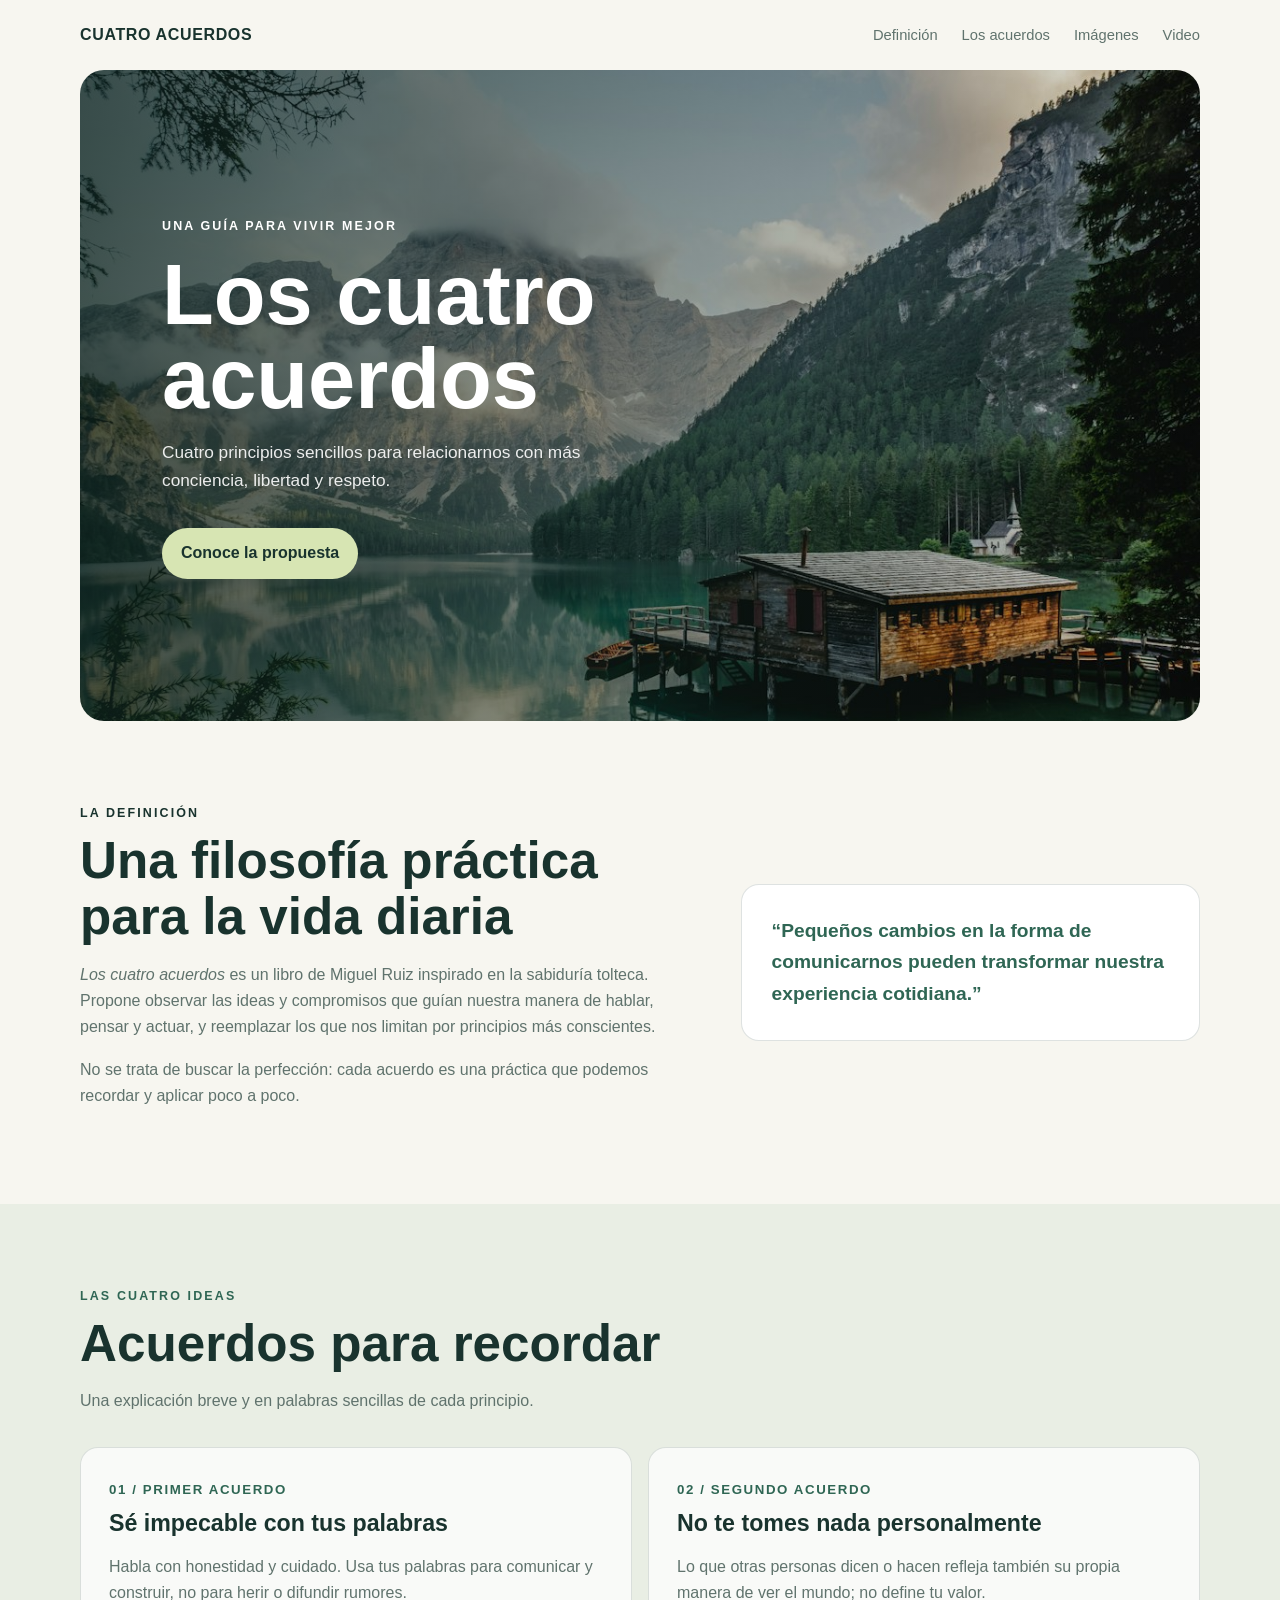
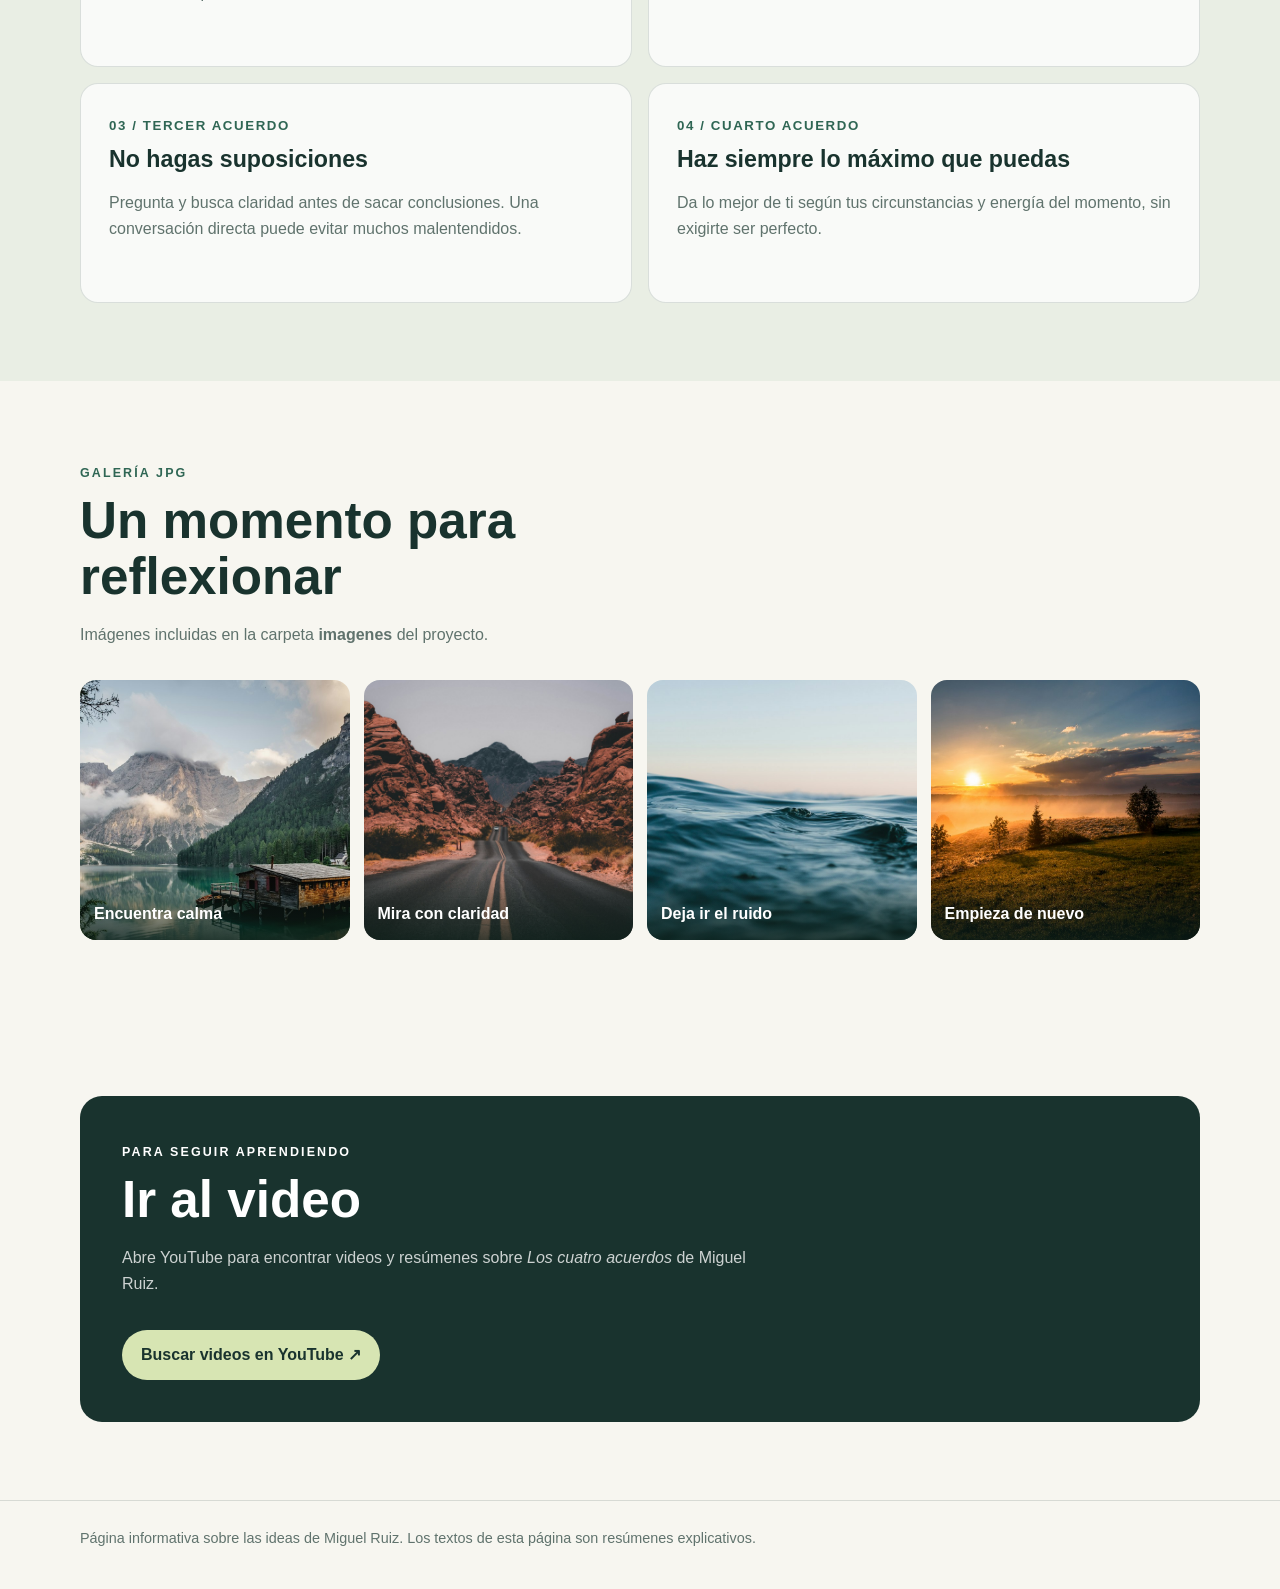
<file: index.html>
<!doctype html>
<html lang="es">
<head>
  <meta charset="utf-8">
  <meta name="viewport" content="width=device-width, initial-scale=1">
  <meta name="description" content="Una guía visual para conocer los cuatro acuerdos de Miguel Ruiz.">
  <title>Los cuatro acuerdos | Una guía para vivir mejor</title>
    <link rel="stylesheet" href="style.css">
</head>
<body>
  <header class="wrap topbar">
    <a class="brand" href="#inicio">CUATRO ACUERDOS</a>
    <nav aria-label="Navegación principal">
      <a href="#definicion">Definición</a>
      <a href="#acuerdos">Los acuerdos</a>
      <a href="#imagenes">Imágenes</a>
      <a href="#video">Video</a>
    </nav>
  </header>

  <main>
    <div class="wrap" id="inicio">
      <section class="hero" aria-labelledby="titulo">
        <div class="hero-copy">
          <span class="eyebrow">Una guía para vivir mejor</span>
          <h1 id="titulo">Los cuatro acuerdos</h1>
          <p>Cuatro principios sencillos para relacionarnos con más conciencia, libertad y respeto.</p>
          <a class="button" href="#definicion">Conoce la propuesta</a>
        </div>
      </section>
    </div>

    <section class="wrap definition" id="definicion">
      <div>
        <span class="eyebrow">La definición</span>
        <h2>Una filosofía práctica para la vida diaria</h2>
        <p><em>Los cuatro acuerdos</em> es un libro de Miguel Ruiz inspirado en la sabiduría tolteca. Propone observar las ideas y compromisos que guían nuestra manera de hablar, pensar y actuar, y reemplazar los que nos limitan por principios más conscientes.</p>
        <p>No se trata de buscar la perfección: cada acuerdo es una práctica que podemos recordar y aplicar poco a poco.</p>
      </div>
      <aside class="definition-note">“Pequeños cambios en la forma de comunicarnos pueden transformar nuestra experiencia cotidiana.”</aside>
    </section>

    <section class="agreements" id="acuerdos">
      <div class="wrap">
        <div class="section-heading">
          <span class="eyebrow">Las cuatro ideas</span>
          <h2>Acuerdos para recordar</h2>
          <p>Una explicación breve y en palabras sencillas de cada principio.</p>
        </div>
        <div class="cards">
          <article class="card">
            <span class="number">01 / PRIMER ACUERDO</span>
            <h3>Sé impecable con tus palabras</h3>
            <p>Habla con honestidad y cuidado. Usa tus palabras para comunicar y construir, no para herir o difundir rumores.</p>
          </article>
          <article class="card">
            <span class="number">02 / SEGUNDO ACUERDO</span>
            <h3>No te tomes nada personalmente</h3>
            <p>Lo que otras personas dicen o hacen refleja también su propia manera de ver el mundo; no define tu valor.</p>
          </article>
          <article class="card">
            <span class="number">03 / TERCER ACUERDO</span>
            <h3>No hagas suposiciones</h3>
            <p>Pregunta y busca claridad antes de sacar conclusiones. Una conversación directa puede evitar muchos malentendidos.</p>
          </article>
          <article class="card">
            <span class="number">04 / CUARTO ACUERDO</span>
            <h3>Haz siempre lo máximo que puedas</h3>
            <p>Da lo mejor de ti según tus circunstancias y energía del momento, sin exigirte ser perfecto.</p>
          </article>
        </div>
      </div>
    </section>

    <section class="wrap" id="imagenes">
      <div class="section-heading">
        <span class="eyebrow">Galería JPG</span>
        <h2>Un momento para reflexionar</h2>
        <p>Imágenes incluidas en la carpeta <strong>imagenes</strong> del proyecto.</p>
      </div>
      <div class="gallery">
        <figure><img src="paisaje.jpg" alt="Montañas y lago al amanecer"><figcaption>Encuentra calma</figcaption></figure>
        <figure><img src="montanas.jpg" alt="Montañas bajo un cielo amplio"><figcaption>Mira con claridad</figcaption></figure>
        <figure><img src="mar.jpg" alt="Olas tranquilas junto a la costa"><figcaption>Deja ir el ruido</figcaption></figure>
        <figure><img src="amanecer.jpg" alt="Luz del amanecer sobre un paisaje"><figcaption>Empieza de nuevo</figcaption></figure>
      </div>
    </section>

    <section class="wrap" id="video">
      <div class="video">
        <span class="eyebrow">Para seguir aprendiendo</span>
        <h2>Ir al video</h2>
        <p>Abre YouTube para encontrar videos y resúmenes sobre <em>Los cuatro acuerdos</em> de Miguel Ruiz.</p>
        <a class="button" href="https://www.youtube.com/results?search_query=los+cuatro+acuerdos+miguel+ruiz+resumen" target="_blank" rel="noopener noreferrer">Buscar videos en YouTube ↗</a>
      </div>
    </section>
  </main>

  <footer>
    <div class="wrap">Página informativa sobre las ideas de Miguel Ruiz. Los textos de esta página son resúmenes explicativos.</div>
  </footer>
</body>
</html>
</file>
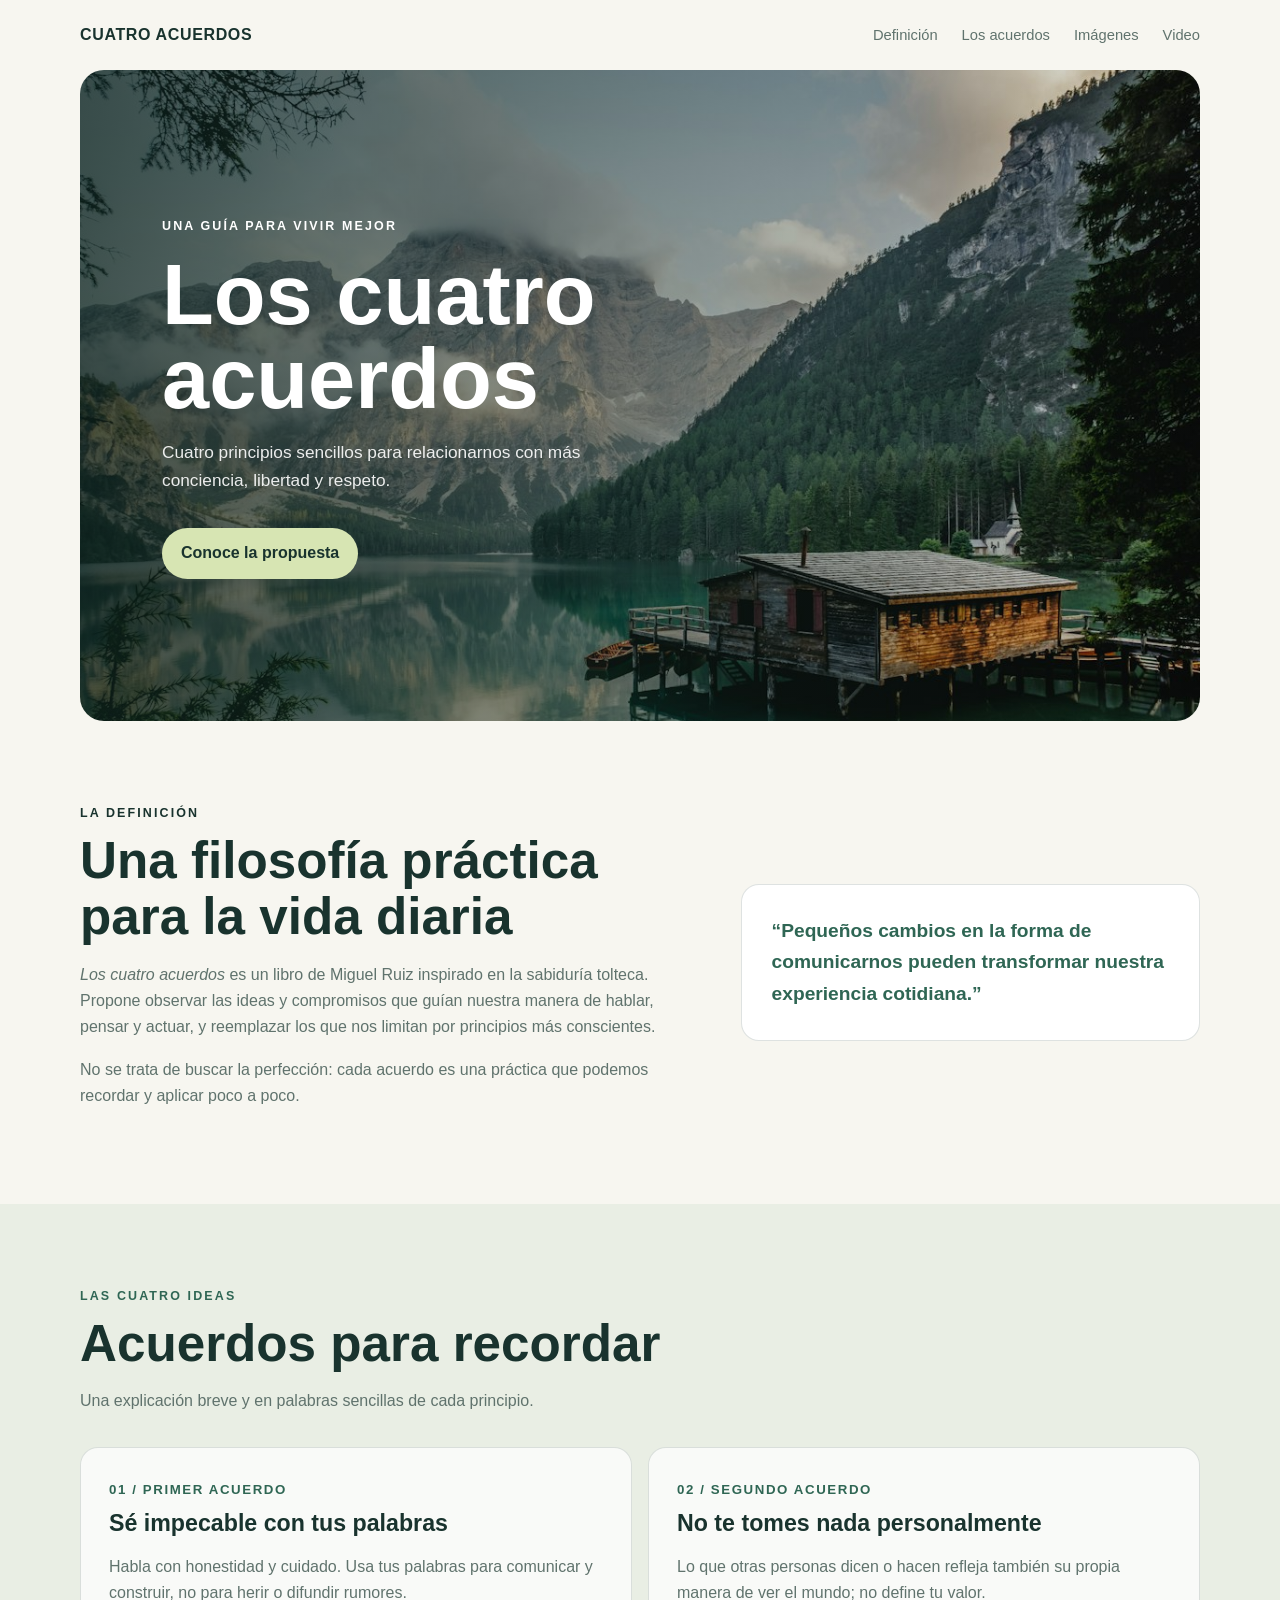
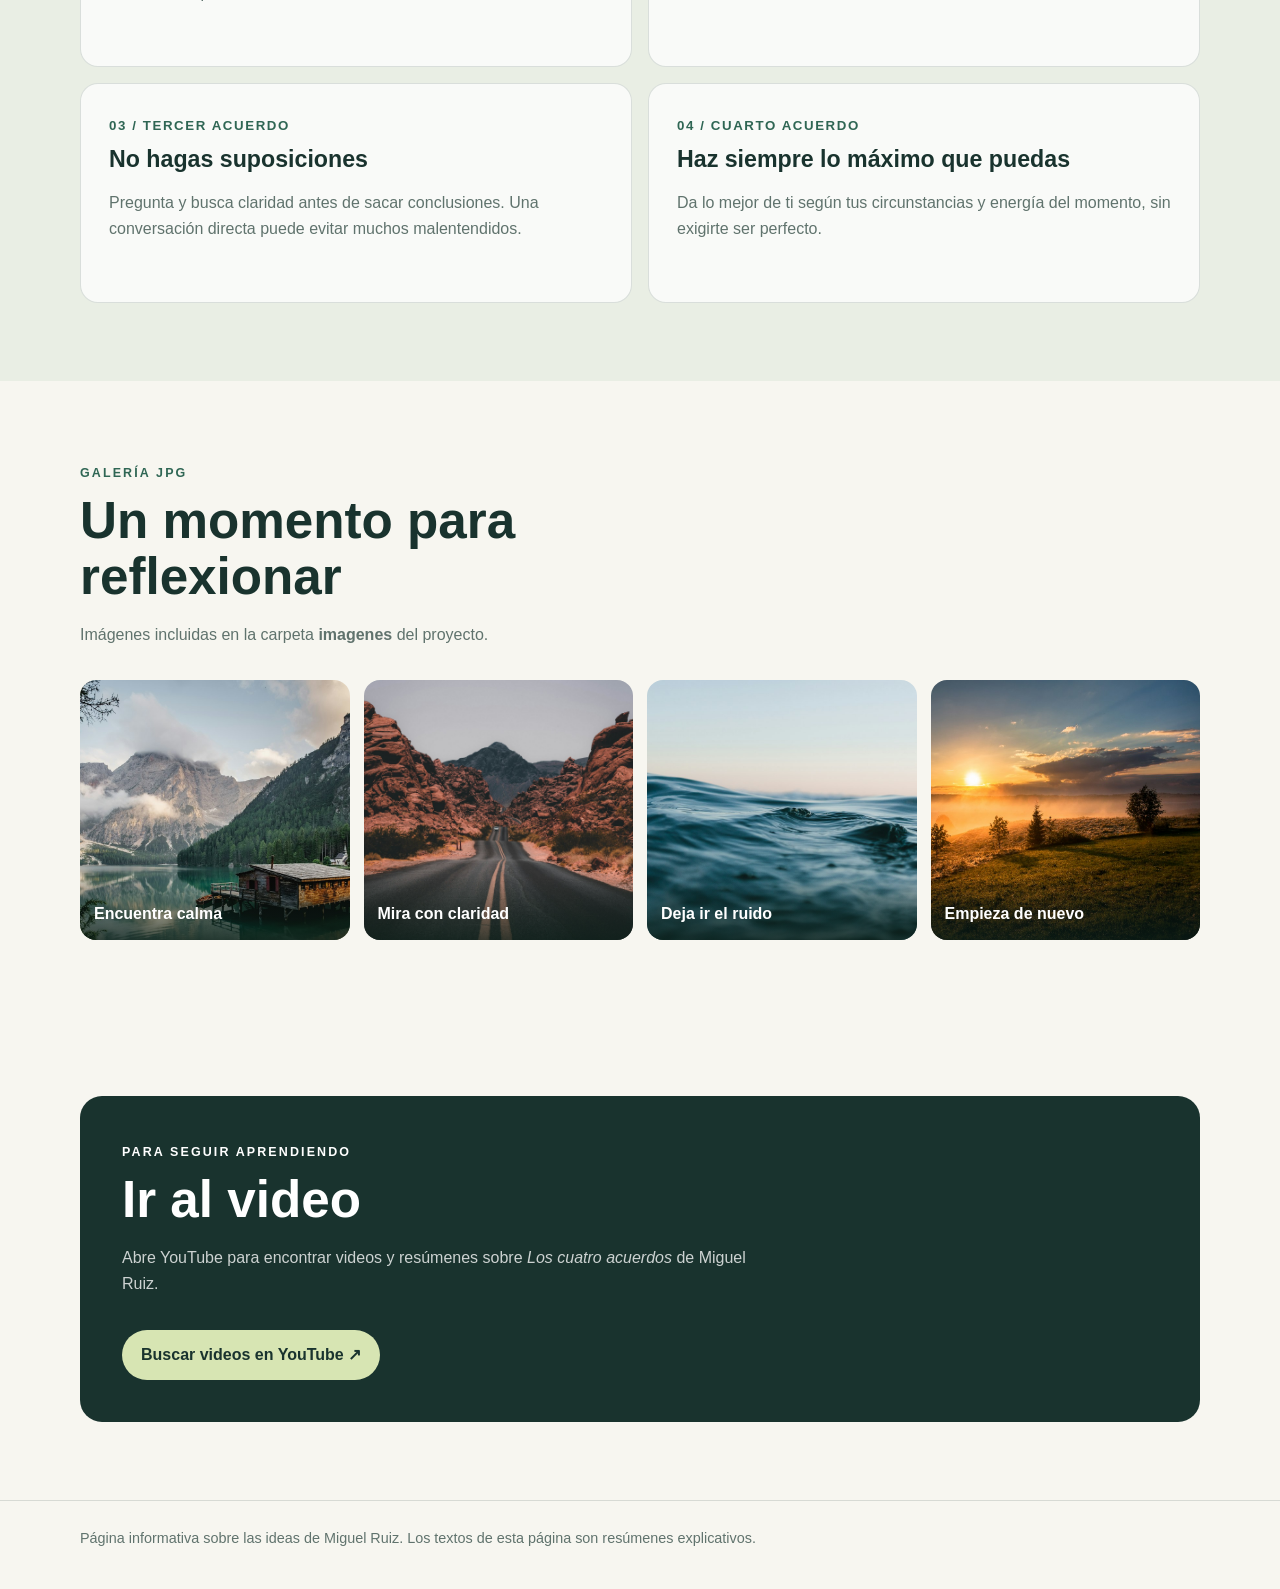
<file: sarayvh.html>
<!doctype html>
<html lang="es">
<head>
  <meta charset="utf-8">
  <meta name="viewport" content="width=device-width, initial-scale=1">
  <meta name="description" content="Una guía visual para conocer los cuatro acuerdos de Miguel Ruiz.">
  <title>Los cuatro acuerdos | Una guía para vivir mejor</title>
    <link rel="stylesheet" href="style.css">
</head>
<body>
  <header class="wrap topbar">
    <a class="brand" href="#inicio">CUATRO ACUERDOS</a>
    <nav aria-label="Navegación principal">
      <a href="#definicion">Definición</a>
      <a href="#acuerdos">Los acuerdos</a>
      <a href="#imagenes">Imágenes</a>
      <a href="#video">Video</a>
    </nav>
  </header>

  <main>
    <div class="wrap" id="inicio">
      <section class="hero" aria-labelledby="titulo">
        <div class="hero-copy">
          <span class="eyebrow">Una guía para vivir mejor</span>
          <h1 id="titulo">Los cuatro acuerdos</h1>
          <p>Cuatro principios sencillos para relacionarnos con más conciencia, libertad y respeto.</p>
          <a class="button" href="#definicion">Conoce la propuesta</a>
        </div>
      </section>
    </div>

    <section class="wrap definition" id="definicion">
      <div>
        <span class="eyebrow">La definición</span>
        <h2>Una filosofía práctica para la vida diaria</h2>
        <p><em>Los cuatro acuerdos</em> es un libro de Miguel Ruiz inspirado en la sabiduría tolteca. Propone observar las ideas y compromisos que guían nuestra manera de hablar, pensar y actuar, y reemplazar los que nos limitan por principios más conscientes.</p>
        <p>No se trata de buscar la perfección: cada acuerdo es una práctica que podemos recordar y aplicar poco a poco.</p>
      </div>
      <aside class="definition-note">“Pequeños cambios en la forma de comunicarnos pueden transformar nuestra experiencia cotidiana.”</aside>
    </section>

    <section class="agreements" id="acuerdos">
      <div class="wrap">
        <div class="section-heading">
          <span class="eyebrow">Las cuatro ideas</span>
          <h2>Acuerdos para recordar</h2>
          <p>Una explicación breve y en palabras sencillas de cada principio.</p>
        </div>
        <div class="cards">
          <article class="card">
            <span class="number">01 / PRIMER ACUERDO</span>
            <h3>Sé impecable con tus palabras</h3>
            <p>Habla con honestidad y cuidado. Usa tus palabras para comunicar y construir, no para herir o difundir rumores.</p>
          </article>
          <article class="card">
            <span class="number">02 / SEGUNDO ACUERDO</span>
            <h3>No te tomes nada personalmente</h3>
            <p>Lo que otras personas dicen o hacen refleja también su propia manera de ver el mundo; no define tu valor.</p>
          </article>
          <article class="card">
            <span class="number">03 / TERCER ACUERDO</span>
            <h3>No hagas suposiciones</h3>
            <p>Pregunta y busca claridad antes de sacar conclusiones. Una conversación directa puede evitar muchos malentendidos.</p>
          </article>
          <article class="card">
            <span class="number">04 / CUARTO ACUERDO</span>
            <h3>Haz siempre lo máximo que puedas</h3>
            <p>Da lo mejor de ti según tus circunstancias y energía del momento, sin exigirte ser perfecto.</p>
          </article>
        </div>
      </div>
    </section>

    <section class="wrap" id="imagenes">
      <div class="section-heading">
        <span class="eyebrow">Galería JPG</span>
        <h2>Un momento para reflexionar</h2>
        <p>Imágenes incluidas en la carpeta <strong>imagenes</strong> del proyecto.</p>
      </div>
      <div class="gallery">
        <figure><img src="imagenes/paisaje.jpg" alt="Montañas y lago al amanecer"><figcaption>Encuentra calma</figcaption></figure>
        <figure><img src="imagenes/montanas.jpg" alt="Montañas bajo un cielo amplio"><figcaption>Mira con claridad</figcaption></figure>
        <figure><img src="imagenes/mar.jpg" alt="Olas tranquilas junto a la costa"><figcaption>Deja ir el ruido</figcaption></figure>
        <figure><img src="imagenes/amanecer.jpg" alt="Luz del amanecer sobre un paisaje"><figcaption>Empieza de nuevo</figcaption></figure>
      </div>
    </section>

    <section class="wrap" id="video">
      <div class="video">
        <span class="eyebrow">Para seguir aprendiendo</span>
        <h2>Ir al video</h2>
        <p>Abre YouTube para encontrar videos y resúmenes sobre <em>Los cuatro acuerdos</em> de Miguel Ruiz.</p>
        <a class="button" href="https://www.youtube.com/results?search_query=los+cuatro+acuerdos+miguel+ruiz+resumen" target="_blank" rel="noopener noreferrer">Buscar videos en YouTube ↗</a>
      </div>
    </section>
  </main>

  <footer>
    <div class="wrap">Página informativa sobre las ideas de Miguel Ruiz. Los textos de esta página son resúmenes explicativos.</div>
  </footer>
</body>
</html>
</file>
<file: style.css>
:root {
      color-scheme: light;
      --ink: #19332e;
      --muted: #60736d;
      --paper: #f7f6f0;
      --green: #2f6654;
      --lime: #d7e5b3;
      --line: rgba(25, 51, 46, .14);
    }

    * { box-sizing: border-box; }
    html { scroll-behavior: smooth; }
    body {
      margin: 0;
      background: var(--paper);
      color: var(--ink);
      font-family: "Segoe UI", Arial, sans-serif;
      line-height: 1.65;
    }
    a { color: inherit; }
    .wrap { width: min(1120px, calc(100% - 40px)); margin: 0 auto; }
    .topbar {
      display: flex;
      align-items: center;
      justify-content: space-between;
      gap: 24px;
      padding: 22px 0;
    }
    .brand { font-weight: 750; letter-spacing: .04em; text-decoration: none; }
    nav { display: flex; flex-wrap: wrap; gap: 8px 24px; }
    nav a { color: var(--muted); font-size: .92rem; text-decoration: none; }
    nav a:hover, nav a:focus-visible { color: var(--green); text-decoration: underline; }
    .hero {
      position: relative;
      display: grid;
      min-height: 490px;
      align-items: center;
      overflow: hidden;
      border-radius: 24px;
      background: linear-gradient(90deg, rgba(13, 35, 29, .75), rgba(13, 35, 29, .08)),
        url("paisaje.jpg") center 48% / cover;
      color: white;
    }
    .hero-copy { max-width: 650px; padding: 64px clamp(28px, 7vw, 82px); }
    .eyebrow { font-size: .78rem; font-weight: 700; letter-spacing: .17em; text-transform: uppercase; }
    h1 { max-width: 600px; margin: 14px 0 16px; font-size: clamp(2.7rem, 7vw, 5.3rem); line-height: .99; }
    .hero p { max-width: 480px; color: rgba(255,255,255,.9); font-size: 1.08rem; }
    .button {
      display: inline-block;
      margin-top: 16px;
      padding: 12px 19px;
      border: 0;
      border-radius: 999px;
      background: var(--lime);
      color: var(--ink);
      font-weight: 700;
      text-decoration: none;
    }
    .button:hover, .button:focus-visible { background: white; }
    section { padding: 78px 0; scroll-margin-top: 20px; }
    .section-heading { max-width: 650px; margin-bottom: 32px; }
    .section-heading .eyebrow { color: var(--green); }
    h2 { margin: 8px 0 12px; font-size: clamp(2rem, 4vw, 3.2rem); line-height: 1.1; }
    .section-heading p, .definition p { color: var(--muted); }
    .definition {
      display: grid;
      grid-template-columns: minmax(0, 1fr) minmax(260px, .75fr);
      align-items: center;
      gap: 48px;
    }
    .definition-note {
      padding: 30px;
      border: 1px solid var(--line);
      border-radius: 18px;
      background: #fff;
      color: var(--green);
      font-size: 1.2rem;
      font-weight: 650;
    }
    .agreements { background: #e9eee4; }
    .cards {
      display: grid;
      grid-template-columns: repeat(2, minmax(0, 1fr));
      gap: 16px;
    }
    .card {
      min-height: 220px;
      padding: 28px;
      border: 1px solid var(--line);
      border-radius: 18px;
      background: rgba(255,255,255,.72);
    }
    .number { color: var(--green); font-size: .83rem; font-weight: 750; letter-spacing: .12em; }
    .card h3 { margin: 8px 0; font-size: 1.45rem; line-height: 1.2; }
    .card p { margin-bottom: 0; color: var(--muted); }
    .gallery {
      display: grid;
      grid-template-columns: repeat(4, minmax(0, 1fr));
      gap: 14px;
    }
    figure { position: relative; margin: 0; overflow: hidden; border-radius: 16px; background: #d9e0d8; }
    figure img { display: block; width: 100%; height: 260px; object-fit: cover; transition: transform .3s ease; }
    figure:hover img { transform: scale(1.04); }
    figcaption {
      position: absolute;
      right: 0; bottom: 0; left: 0;
      padding: 24px 14px 13px;
      background: linear-gradient(transparent, rgba(12, 31, 25, .75));
      color: white;
      font-weight: 650;
    }
    .video {
      padding: 42px;
      border-radius: 22px;
      background: var(--ink);
      color: white;
    }
    .video p { max-width: 650px; color: rgba(255,255,255,.78); }
    .video .button { background: var(--lime); }
    footer { padding: 26px 0 38px; border-top: 1px solid var(--line); color: var(--muted); font-size: .9rem; }
    @media (max-width: 760px) {
      .topbar { align-items: flex-start; flex-direction: column; }
      .hero { min-height: 430px; }
      .definition { grid-template-columns: 1fr; gap: 20px; }
      .gallery { grid-template-columns: repeat(2, minmax(0, 1fr)); }
      figure img { height: 220px; }
    }
    @media (max-width: 520px) {
      .wrap { width: min(100% - 28px, 1120px); }
      .cards { grid-template-columns: 1fr; }
      .gallery { gap: 9px; }
      figure img { height: 170px; }
      .video { padding: 28px 22px; }
    }
</file>
